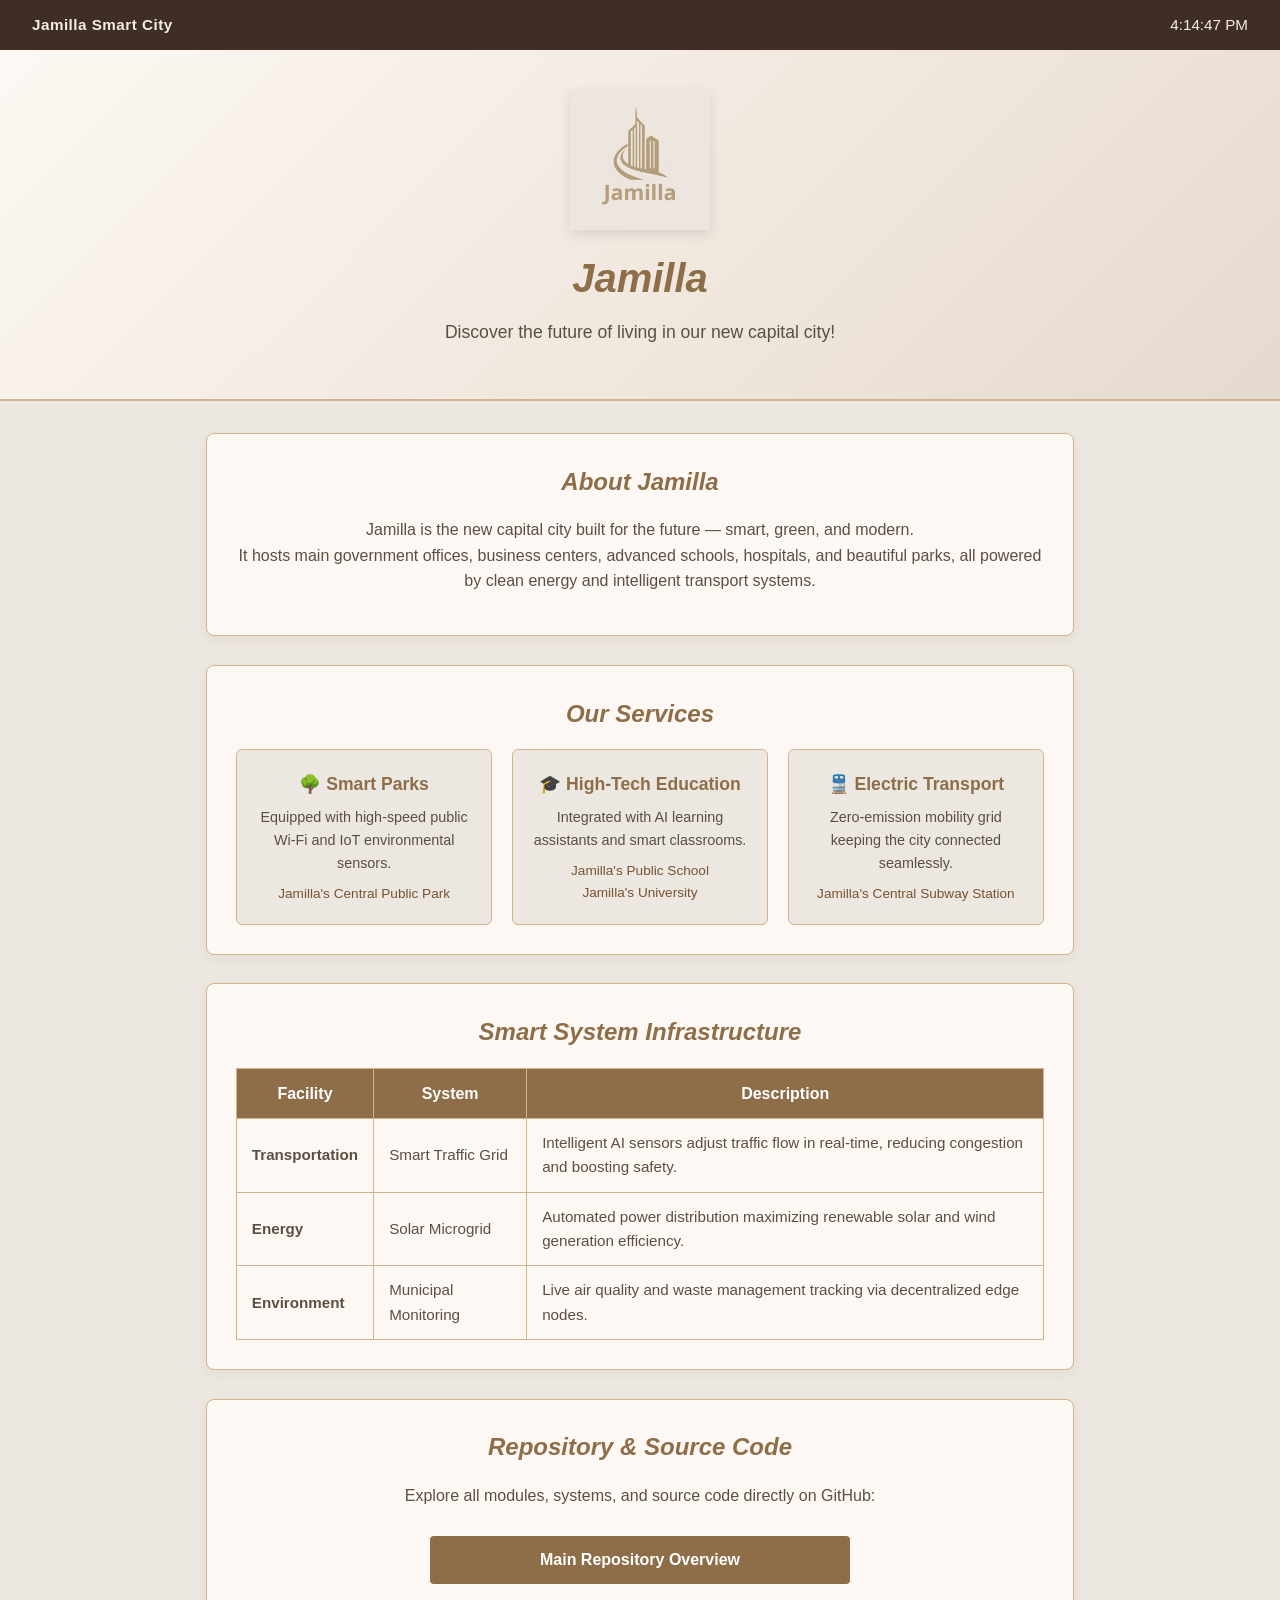
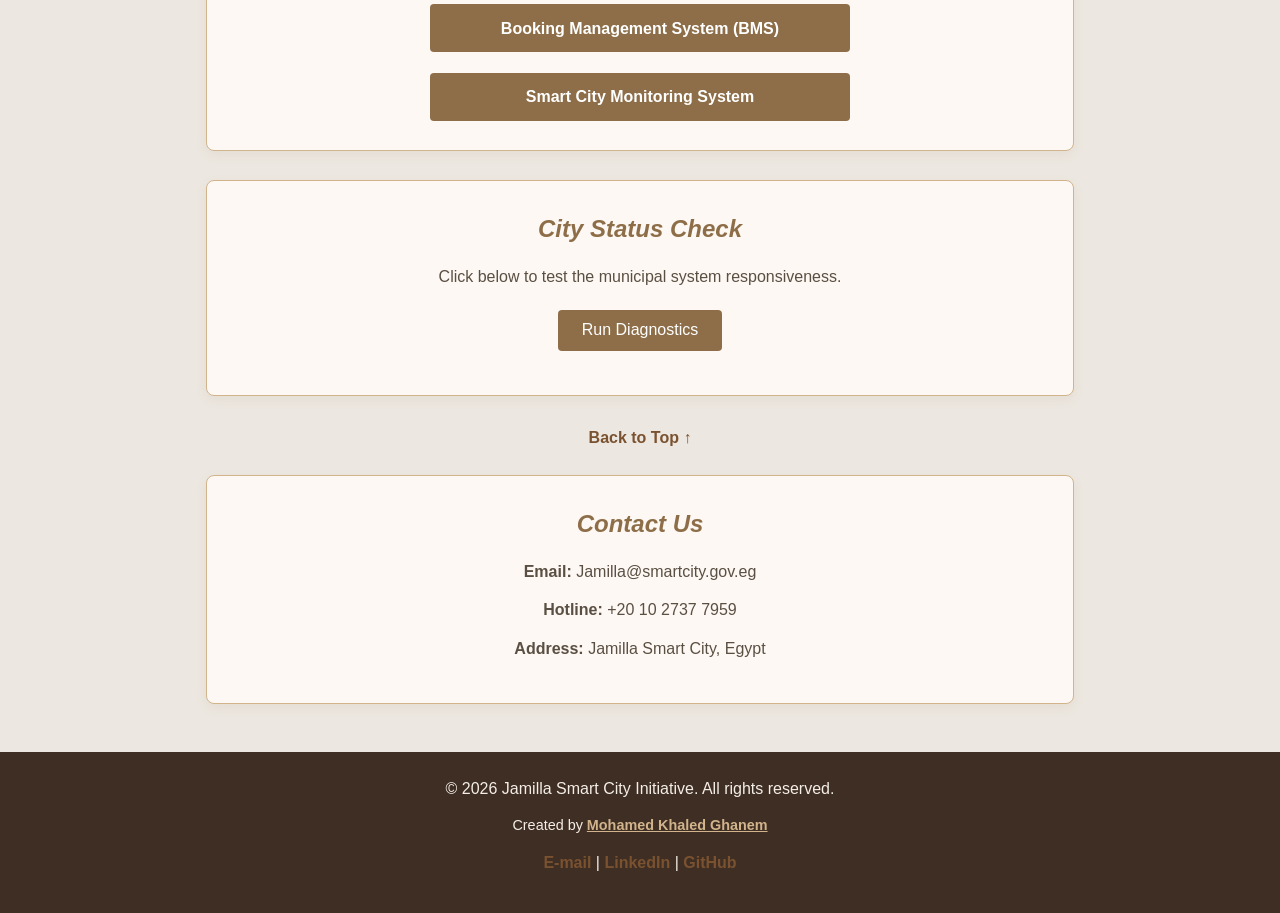
<file: docs/index.html>
<!DOCTYPE html>
<html lang="en">
<head>
    <meta charset="UTF-8">
    <meta name="viewport" content="width=device-width, initial-scale=1.0">
    <title>Jamilla — The Future Capital City</title>
    <link rel="stylesheet" href="citypage.css">
</head>
<body>
    <!-- Top anchor & Navigation bar -->
    <div id="top"></div>
    <nav class="navbar">
        <div class="nav-brand">Jamilla Smart City</div>
        <div id="live-clock" class="nav-clock">Loading time...</div>
    </nav>

    <!-- Header Section -->
    <header class="hero">
        <div class="hero-content">
            <img src="Jamilla.png" alt="Jamilla Smart City Logo" class="logo-img">
            <h1><b><i>Jamilla</i></b></h1>
            <p class="subtitle">Discover the future of living in our new capital city!</p>
        </div>
    </header>

    <main class="container">
        <!-- About Section -->
        <section class="card">
            <h2><b><i>About Jamilla</i></b></h2>
            <p>Jamilla is the new capital city built for the future — smart, green, and modern.<br>
            It hosts main government offices, business centers, advanced schools, hospitals, and beautiful parks, all powered by clean energy and intelligent transport systems.</p>
        </section>
        
        <!-- Services Section -->
        <section class="card">
            <h2><b><i>Our Services</i></b></h2>
            <div class="services-grid">
                <div class="service-item">
                    <h3>🌳 Smart Parks</h3>
                    <p>Equipped with high-speed public Wi-Fi and IoT environmental sensors.</p>
                    <ul><li>Jamilla's Central Public Park</li></ul>
                </div>
                <div class="service-item">
                    <h3>🎓 High-Tech Education</h3>
                    <p>Integrated with AI learning assistants and smart classrooms.</p>
                    <ul>
                        <li>Jamilla's Public School</li>
                        <li>Jamilla's University</li>
                    </ul>
                </div>
                <div class="service-item">
                    <h3>🚆 Electric Transport</h3>
                    <p>Zero-emission mobility grid keeping the city connected seamlessly.</p>
                    <ul><li>Jamilla's Central Subway Station</li></ul>
                </div>
            </div>
        </section>

        <!-- Smart System Table Section -->
        <section class="card">
            <h2><b><i>Smart System Infrastructure</i></b></h2>
            <div class="table-wrapper">
                <table class="modern-table">
                    <thead>
                        <tr>
                            <th>Facility</th>
                            <th>System</th>
                            <th>Description</th>
                        </tr>
                    </thead>
                    <tbody>
                        <tr>
                            <td><strong>Transportation</strong></td>
                            <td>Smart Traffic Grid</td>
                            <td>Intelligent AI sensors adjust traffic flow in real-time, reducing congestion and boosting safety.</td>
                        </tr>
                        <tr>
                            <td><strong>Energy</strong></td>
                            <td>Solar Microgrid</td>
                            <td>Automated power distribution maximizing renewable solar and wind generation efficiency.</td>
                        </tr>
                        <tr>
                            <td><strong>Environment</strong></td>
                            <td>Municipal Monitoring</td>
                            <td>Live air quality and waste management tracking via decentralized edge nodes.</td>
                        </tr>
                    </tbody>
                </table>
            </div>
        </section>

        <!-- GitHub Repository Buttons Section -->
        <section class="card repo-card">
            <h2><b><i>Repository & Source Code</i></b></h2>
            <p>Explore all modules, systems, and source code directly on GitHub:</p>
            <div class="repo-buttons-container">
                <a href="https://github.com/mooghanem/Jamilla-Smart-City-Municipal-Monitoring-Platform" target="_blank" class="cta-button repo-btn"> Main Repository Overview</a>
                <a href="https://github.com/mooghanem/Jamilla-Smart-City-Municipal-Monitoring-Platform/tree/main/Booking%20Management%20System%20(BMS)" target="_blank" class="cta-button repo-btn"> Booking Management System (BMS)</a>
                <a href="https://github.com/mooghanem/Jamilla-Smart-City-Municipal-Monitoring-Platform/tree/main/Smart%20City%20Monitoring%20System" target="_blank" class="cta-button repo-btn"> Smart City Monitoring System</a>
            </div>
        </section>

        <!-- Interactive Feature -->
        <section class="card interactive-box">
            <h2><b><i>City Status Check</i></b></h2>
            <p>Click below to test the municipal system responsiveness.</p>
            <button id="status-btn" class="cta-button">Run Diagnostics</button>
            <p id="status-output" class="status-text"></p>
        </section>

        <div class="back-home">
            <a href="#top" class="back-link">Back to Top ↑</a>
        </div>

        <!-- Contact Section -->
        <section class="card contact-card">
            <h2><b><i>Contact Us</i></b></h2>
            <p><strong>Email:</strong> Jamilla@smartcity.gov.eg</p>
            <p><strong>Hotline:</strong> +20 10 2737 7959</p>
            <p><strong>Address:</strong> Jamilla Smart City, Egypt</p>
        </section>
    </main>

    <!-- Footer -->
    <footer>
        <p>© 2026 Jamilla Smart City Initiative. All rights reserved.</p>
        <p class="author-credit">Created by <a href="https://github.com/mooghanem" target="_blank">Mohamed Khaled Ghanem</a></p>
        <p class="footer-contact">
            <a href="mailto:Mohammedkhaledfarag@gmail.com">E-mail</a> | 
            <a href="https://www.linkedin.com/in/mohamedkhaledghanem" target="_blank">LinkedIn</a> | 
            <a href="https://github.com/mooghanem" target="_blank">GitHub</a>
    </footer>

    <script src="script.js"></script>
</body>
</html>
</file>
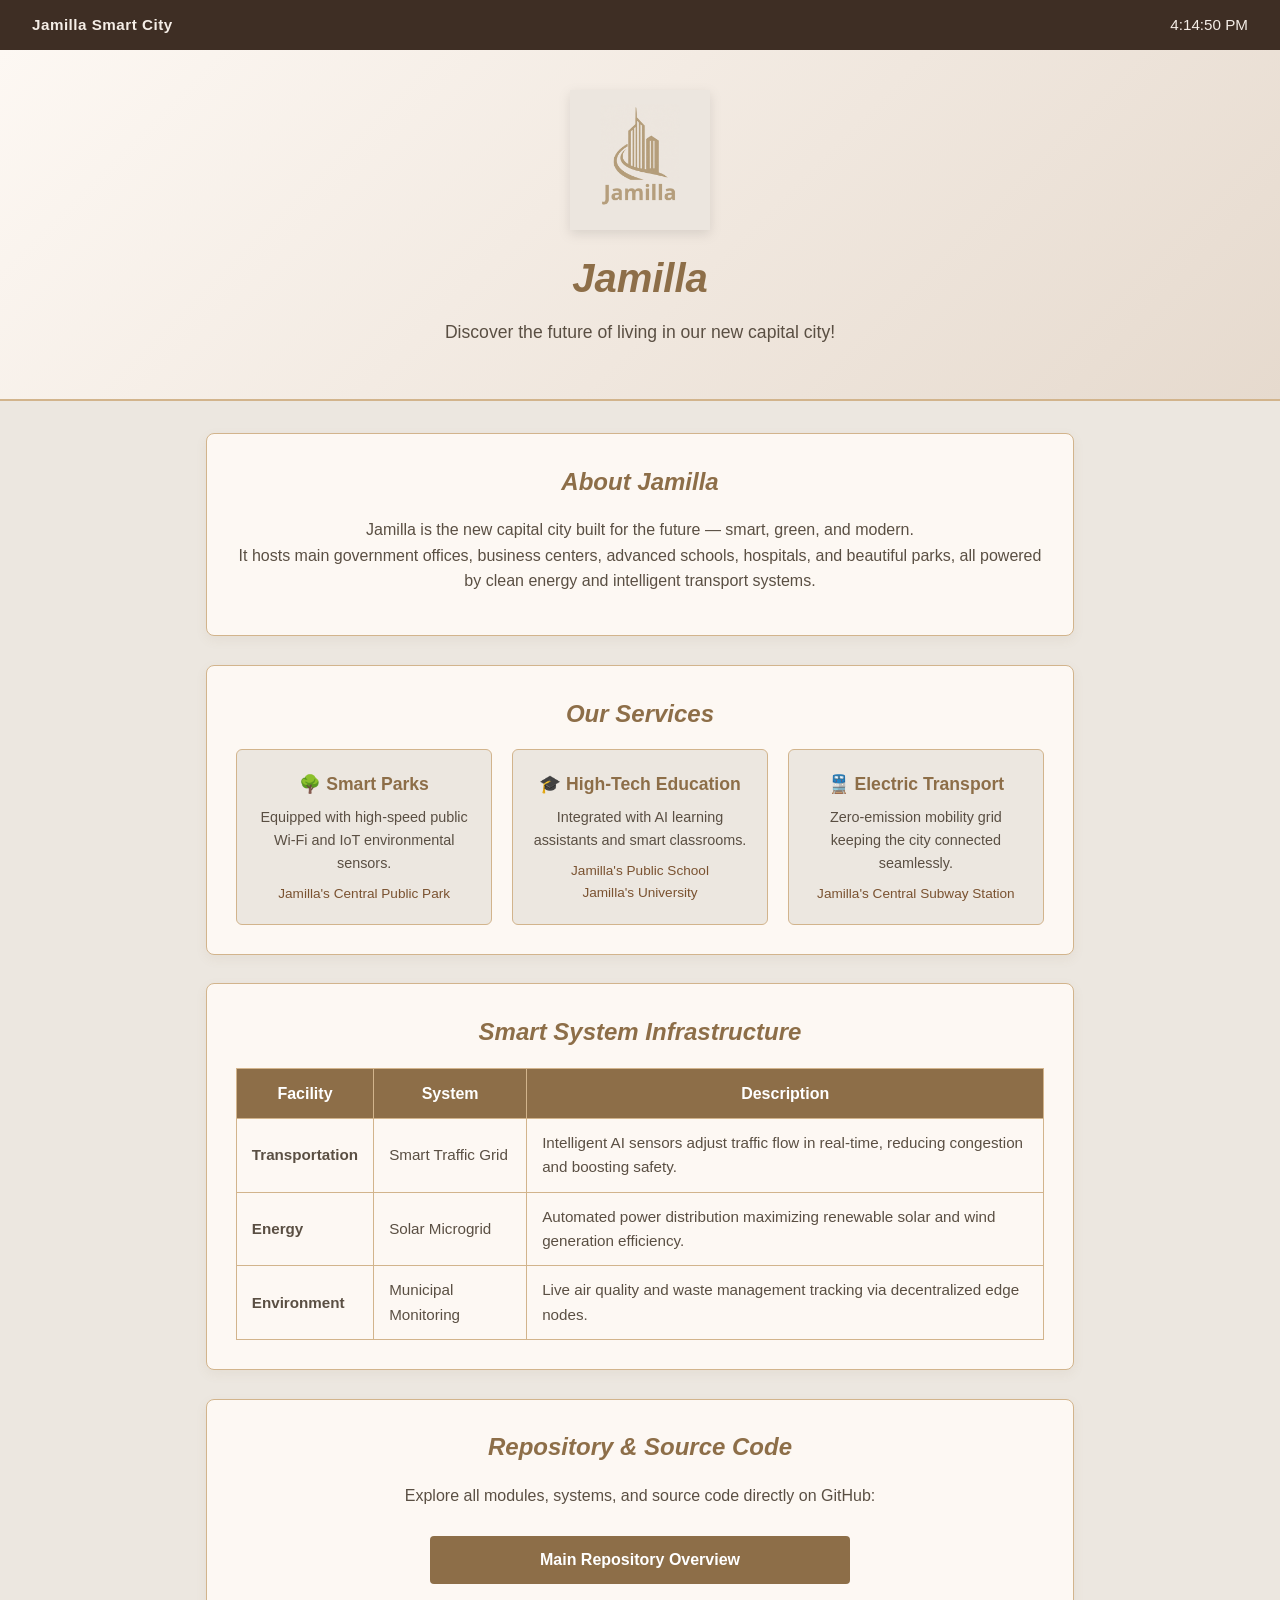
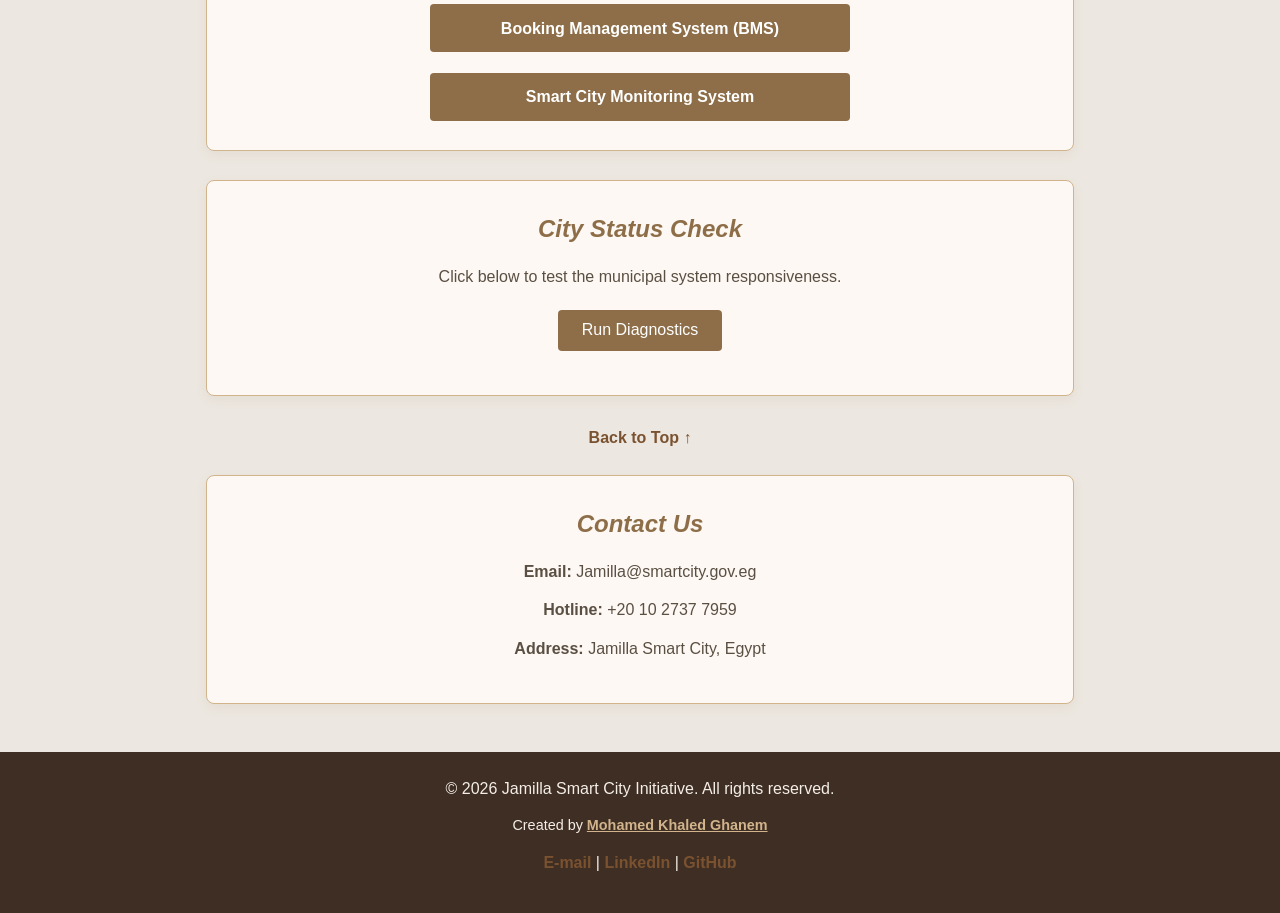
<file: docs/citypage.html>
<!DOCTYPE html>
<html lang="en">
<head>
    <meta charset="UTF-8">
    <meta name="viewport" content="width=device-width, initial-scale=1.0">
    <title>Jamilla — The Future Capital City</title>
    <link rel="stylesheet" href="citypage.css">
</head>
<body>
    <!-- Top anchor & Navigation bar -->
    <div id="top"></div>
    <nav class="navbar">
        <div class="nav-brand">Jamilla Smart City</div>
        <div id="live-clock" class="nav-clock">Loading time...</div>
    </nav>

    <!-- Header Section -->
    <header class="hero">
        <div class="hero-content">
            <img src="Jamilla.png" alt="Jamilla Smart City Logo" class="logo-img">
            <h1><b><i>Jamilla</i></b></h1>
            <p class="subtitle">Discover the future of living in our new capital city!</p>
        </div>
    </header>

    <main class="container">
        <!-- About Section -->
        <section class="card">
            <h2><b><i>About Jamilla</i></b></h2>
            <p>Jamilla is the new capital city built for the future — smart, green, and modern.<br>
            It hosts main government offices, business centers, advanced schools, hospitals, and beautiful parks, all powered by clean energy and intelligent transport systems.</p>
        </section>
        
        <!-- Services Section -->
        <section class="card">
            <h2><b><i>Our Services</i></b></h2>
            <div class="services-grid">
                <div class="service-item">
                    <h3>🌳 Smart Parks</h3>
                    <p>Equipped with high-speed public Wi-Fi and IoT environmental sensors.</p>
                    <ul><li>Jamilla's Central Public Park</li></ul>
                </div>
                <div class="service-item">
                    <h3>🎓 High-Tech Education</h3>
                    <p>Integrated with AI learning assistants and smart classrooms.</p>
                    <ul>
                        <li>Jamilla's Public School</li>
                        <li>Jamilla's University</li>
                    </ul>
                </div>
                <div class="service-item">
                    <h3>🚆 Electric Transport</h3>
                    <p>Zero-emission mobility grid keeping the city connected seamlessly.</p>
                    <ul><li>Jamilla's Central Subway Station</li></ul>
                </div>
            </div>
        </section>

        <!-- Smart System Table Section -->
        <section class="card">
            <h2><b><i>Smart System Infrastructure</i></b></h2>
            <div class="table-wrapper">
                <table class="modern-table">
                    <thead>
                        <tr>
                            <th>Facility</th>
                            <th>System</th>
                            <th>Description</th>
                        </tr>
                    </thead>
                    <tbody>
                        <tr>
                            <td><strong>Transportation</strong></td>
                            <td>Smart Traffic Grid</td>
                            <td>Intelligent AI sensors adjust traffic flow in real-time, reducing congestion and boosting safety.</td>
                        </tr>
                        <tr>
                            <td><strong>Energy</strong></td>
                            <td>Solar Microgrid</td>
                            <td>Automated power distribution maximizing renewable solar and wind generation efficiency.</td>
                        </tr>
                        <tr>
                            <td><strong>Environment</strong></td>
                            <td>Municipal Monitoring</td>
                            <td>Live air quality and waste management tracking via decentralized edge nodes.</td>
                        </tr>
                    </tbody>
                </table>
            </div>
        </section>

        <!-- GitHub Repository Buttons Section -->
        <section class="card repo-card">
            <h2><b><i>Repository & Source Code</i></b></h2>
            <p>Explore all modules, systems, and source code directly on GitHub:</p>
            <div class="repo-buttons-container">
                <a href="https://github.com/mooghanem/Jamilla-Smart-City-Municipal-Monitoring-Platform" target="_blank" class="cta-button repo-btn"> Main Repository Overview</a>
                <a href="https://github.com/mooghanem/Jamilla-Smart-City-Municipal-Monitoring-Platform/tree/main/Booking%20Management%20System%20(BMS)" target="_blank" class="cta-button repo-btn"> Booking Management System (BMS)</a>
                <a href="https://github.com/mooghanem/Jamilla-Smart-City-Municipal-Monitoring-Platform/tree/main/Smart%20City%20Monitoring%20System" target="_blank" class="cta-button repo-btn"> Smart City Monitoring System</a>
            </div>
        </section>

        <!-- Interactive Feature -->
        <section class="card interactive-box">
            <h2><b><i>City Status Check</i></b></h2>
            <p>Click below to test the municipal system responsiveness.</p>
            <button id="status-btn" class="cta-button">Run Diagnostics</button>
            <p id="status-output" class="status-text"></p>
        </section>

        <div class="back-home">
            <a href="#top" class="back-link">Back to Top ↑</a>
        </div>

        <!-- Contact Section -->
        <section class="card contact-card">
            <h2><b><i>Contact Us</i></b></h2>
            <p><strong>Email:</strong> Jamilla@smartcity.gov.eg</p>
            <p><strong>Hotline:</strong> +20 10 2737 7959</p>
            <p><strong>Address:</strong> Jamilla Smart City, Egypt</p>
        </section>
    </main>

    <!-- Footer -->
    <footer>
        <p>© 2026 Jamilla Smart City Initiative. All rights reserved.</p>
        <p class="author-credit">Created by <a href="https://github.com/mooghanem" target="_blank">Mohamed Khaled Ghanem</a></p>
        <p class="footer-contact">
            <a href="mailto:Mohammedkhaledfarag@gmail.com">E-mail</a> | 
            <a href="https://www.linkedin.com/in/mohamedkhaledghanem" target="_blank">LinkedIn</a> | 
            <a href="https://github.com/mooghanem" target="_blank">GitHub</a>
    </footer>

    <script src="script.js"></script>
</body>
</html>
</file>
<file: docs/citypage.css>
/* Global Reset & Theme Styling */
* {
    box-sizing: border-box;
    margin: 0;
    padding: 0;
}

body {
    background-color: #ECE7E0;
    color: #5a4f43;
    font-family: 'Segoe UI', Tahoma, Geneva, Verdana, sans-serif;
    line-height: 1.6;
}

/* Navbar */
.navbar {
    background-color: #3e2e24;
    color: #f5eee7;
    display: flex;
    justify-content: space-between;
    align-items: center;
    padding: 0.8rem 2rem;
    font-size: 0.95rem;
}

.nav-brand {
    font-weight: bold;
    letter-spacing: 0.5px;
}

/* Hero Header */
.hero {
    background: linear-gradient(135deg, #fdf8f3 0%, #e6dace 100%);
    padding: 2.5rem 1rem;
    text-align: center;
    border-bottom: 2px solid #d2b48c;
}

.logo-img {
    display: block;
    margin: 0 auto 1rem auto;
    height: 140px;
    filter: drop-shadow(0px 4px 6px rgba(0,0,0,0.1));
}

h1 {
    color: #8d6e48;
    font-size: 2.5rem;
    margin-bottom: 0.5rem;
}

.subtitle {
    color: #5a4f43;
    font-size: 1.1rem;
}

/* Main Container & Cards */
.container {
    max-width: 900px;
    margin: 2rem auto;
    padding: 0 1rem;
}

.card {
    background-color: #fdf8f3;
    border: 1px solid #d2b48c;
    border-radius: 8px;
    padding: 1.8rem;
    margin-bottom: 1.8rem;
    box-shadow: 0 4px 12px rgba(141, 110, 72, 0.08);
}

h2 {
    color: #8d6e48;
    text-align: center;
    margin-bottom: 1rem;
    font-size: 1.5rem;
}

p {
    color: #5a4f43;
    text-align: center;
    margin-bottom: 0.8rem;
}

/* Services Grid Layout */
.services-grid {
    display: grid;
    grid-template-columns: repeat(auto-fit, minmax(240px, 1fr));
    gap: 1.2rem;
    margin-top: 1rem;
}

.service-item {
    background-color: #ECE7E0;
    padding: 1.2rem;
    border-radius: 6px;
    border: 1px solid #d2b48c;
    text-align: center;
}

.service-item h3 {
    color: #8d6e48;
    margin-bottom: 0.5rem;
    font-size: 1.1rem;
}

.service-item p {
    font-size: 0.9rem;
    margin-bottom: 0.5rem;
}

ul {
    list-style-type: none;
    padding: 0;
}

li {
    color: #7a5230;
    text-align: center;
    font-size: 0.85rem;
    font-weight: 500;
}

/* Modern Table */
.table-wrapper {
    overflow-x: auto;
}

.modern-table {
    width: 100%;
    border-collapse: collapse;
    background-color: #fdf8f3;
    text-align: left;
}

.modern-table th, .modern-table td {
    padding: 12px 15px;
    border: 1px solid #d2b48c;
}

.modern-table th {
    background-color: #8d6e48;
    color: #fff;
    text-align: center;
}

.modern-table td {
    color: #5a4f43;
    font-size: 0.95rem;
}

/* Interactive Box & Buttons */
.interactive-box {
    text-align: center;
}

.cta-button {
    background-color: #8d6e48;
    color: white;
    border: none;
    padding: 0.7rem 1.5rem;
    font-size: 1rem;
    border-radius: 4px;
    cursor: pointer;
    transition: background 0.2s ease;
    margin-top: 0.5rem;
}

.cta-button:hover {
    background-color: #7a5230;
}

.status-text {
    margin-top: 1rem;
    font-weight: bold;
    color: #3e2e24;
}

/* Links & Footer */
.back-home {
    text-align: center;
    margin: 1.5rem 0;
}

a {
    color: #7a5230;
    text-decoration: none;
    font-weight: 600;
}

a:hover {
    text-decoration: underline;
}

footer {
    background-color: #3e2e24;
    text-align: center;
    color: #f5eee7;
    padding: 1.5rem;
    margin-top: 3rem;
}

footer p {
    color: #f5eee7;
}

/* Author Credit Styling */
.author-credit {
    margin-top: 0.5rem;
    font-size: 0.9rem;
    color: #f5eee7;
}

.author-credit a {
    color: #d2b48c;
    text-decoration: underline;
}

.author-credit a:hover {
    color: #ffffff;
}

/* Repo Buttons Styling */
.repo-card {
    text-align: center;
}

.repo-buttons-container {
    display: flex;
    flex-direction: column;
    align-items: center;
    gap: 0.8rem;
    margin-top: 1.2rem;
}

.repo-btn {
    display: inline-block;
    text-decoration: none;
    width: 100%;
    max-width: 420px;
    text-align: center;
}

.repo-btn:hover {
    color: white;
    text-decoration: none;
}

/* Custom Brand Scrollbar */
::-webkit-scrollbar {
    width: 10px;
}

::-webkit-scrollbar-track {
    background: #ECE7E0; /* Matches your page background */
}

::-webkit-scrollbar-thumb {
    background: #8d6e48; /* Your primary brand brown color */
    border-radius: 5px;
}

::-webkit-scrollbar-thumb:hover {
    background: #7a5230; /* Darker brand tone on hover */
}

/* For Firefox support */
* {
    scrollbar-width: thin;
    scrollbar-color: #8d6e48 #ECE7E0;
}
</file>
